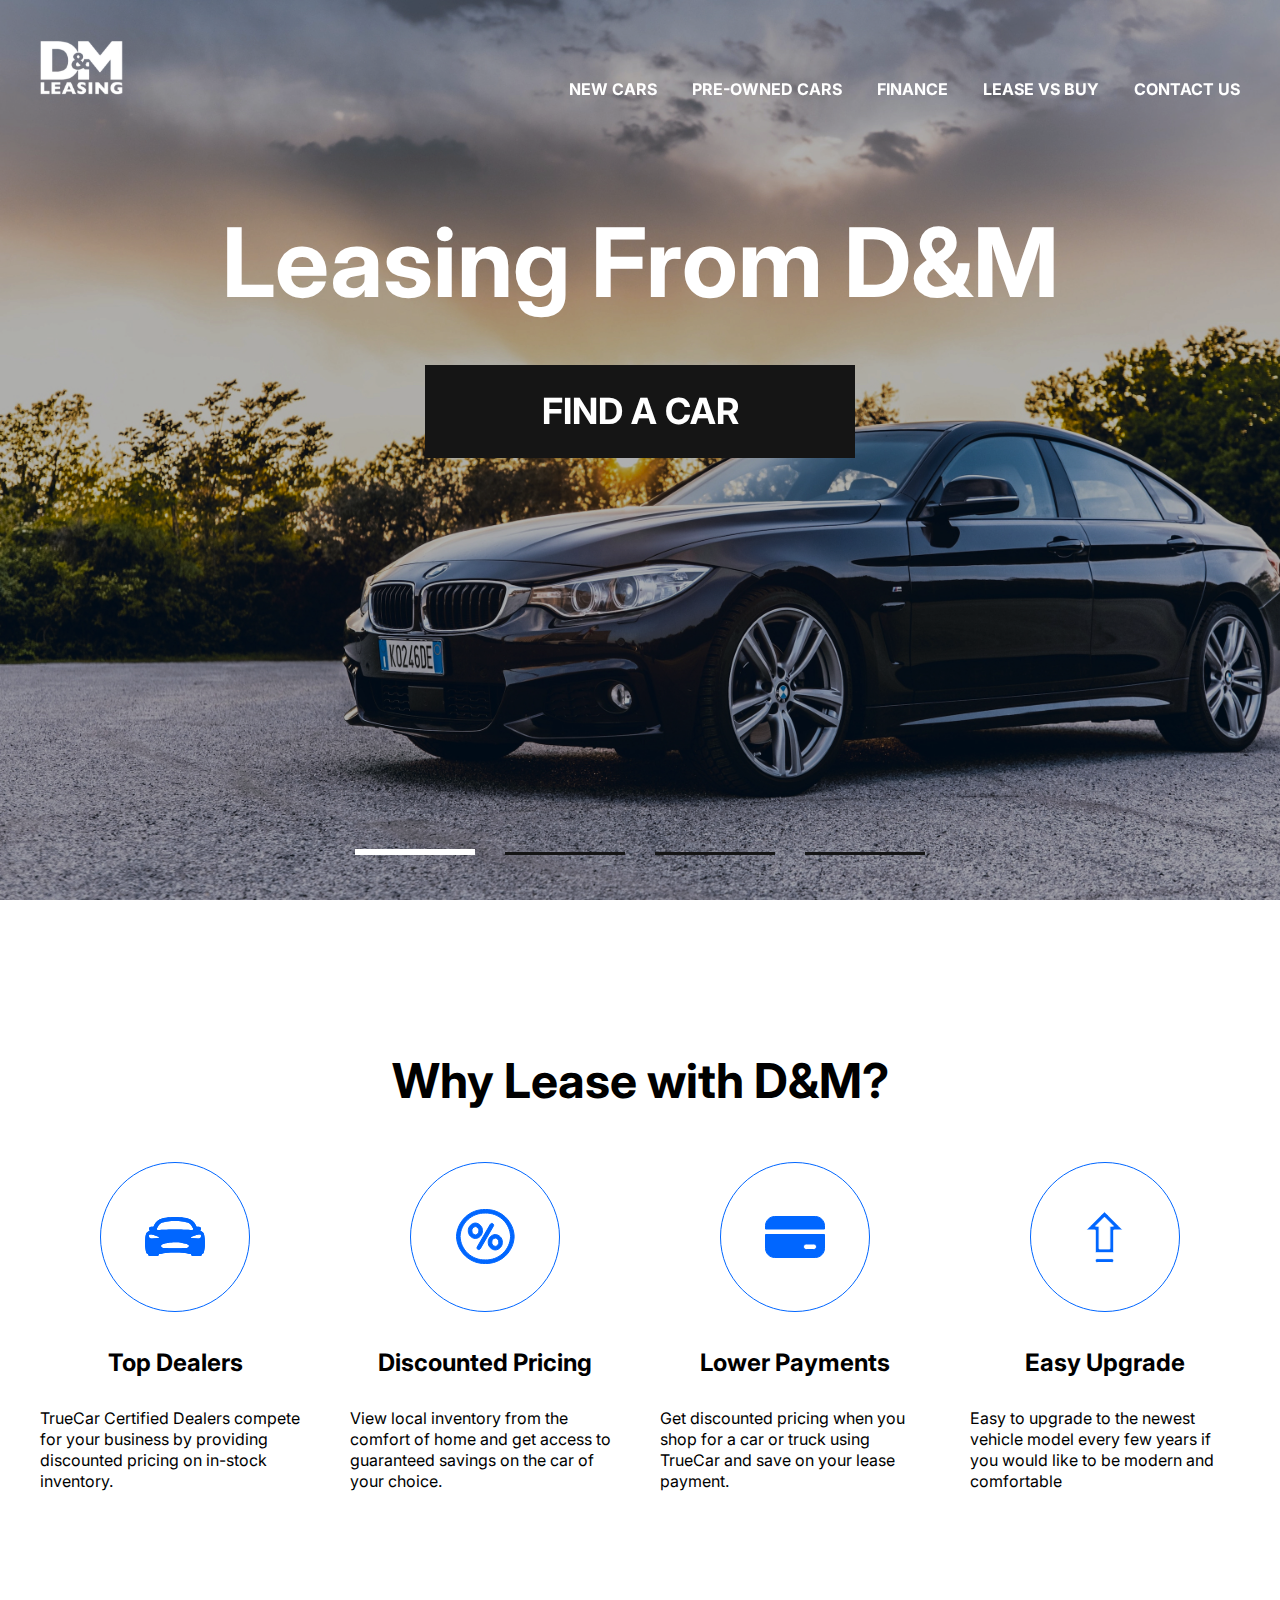
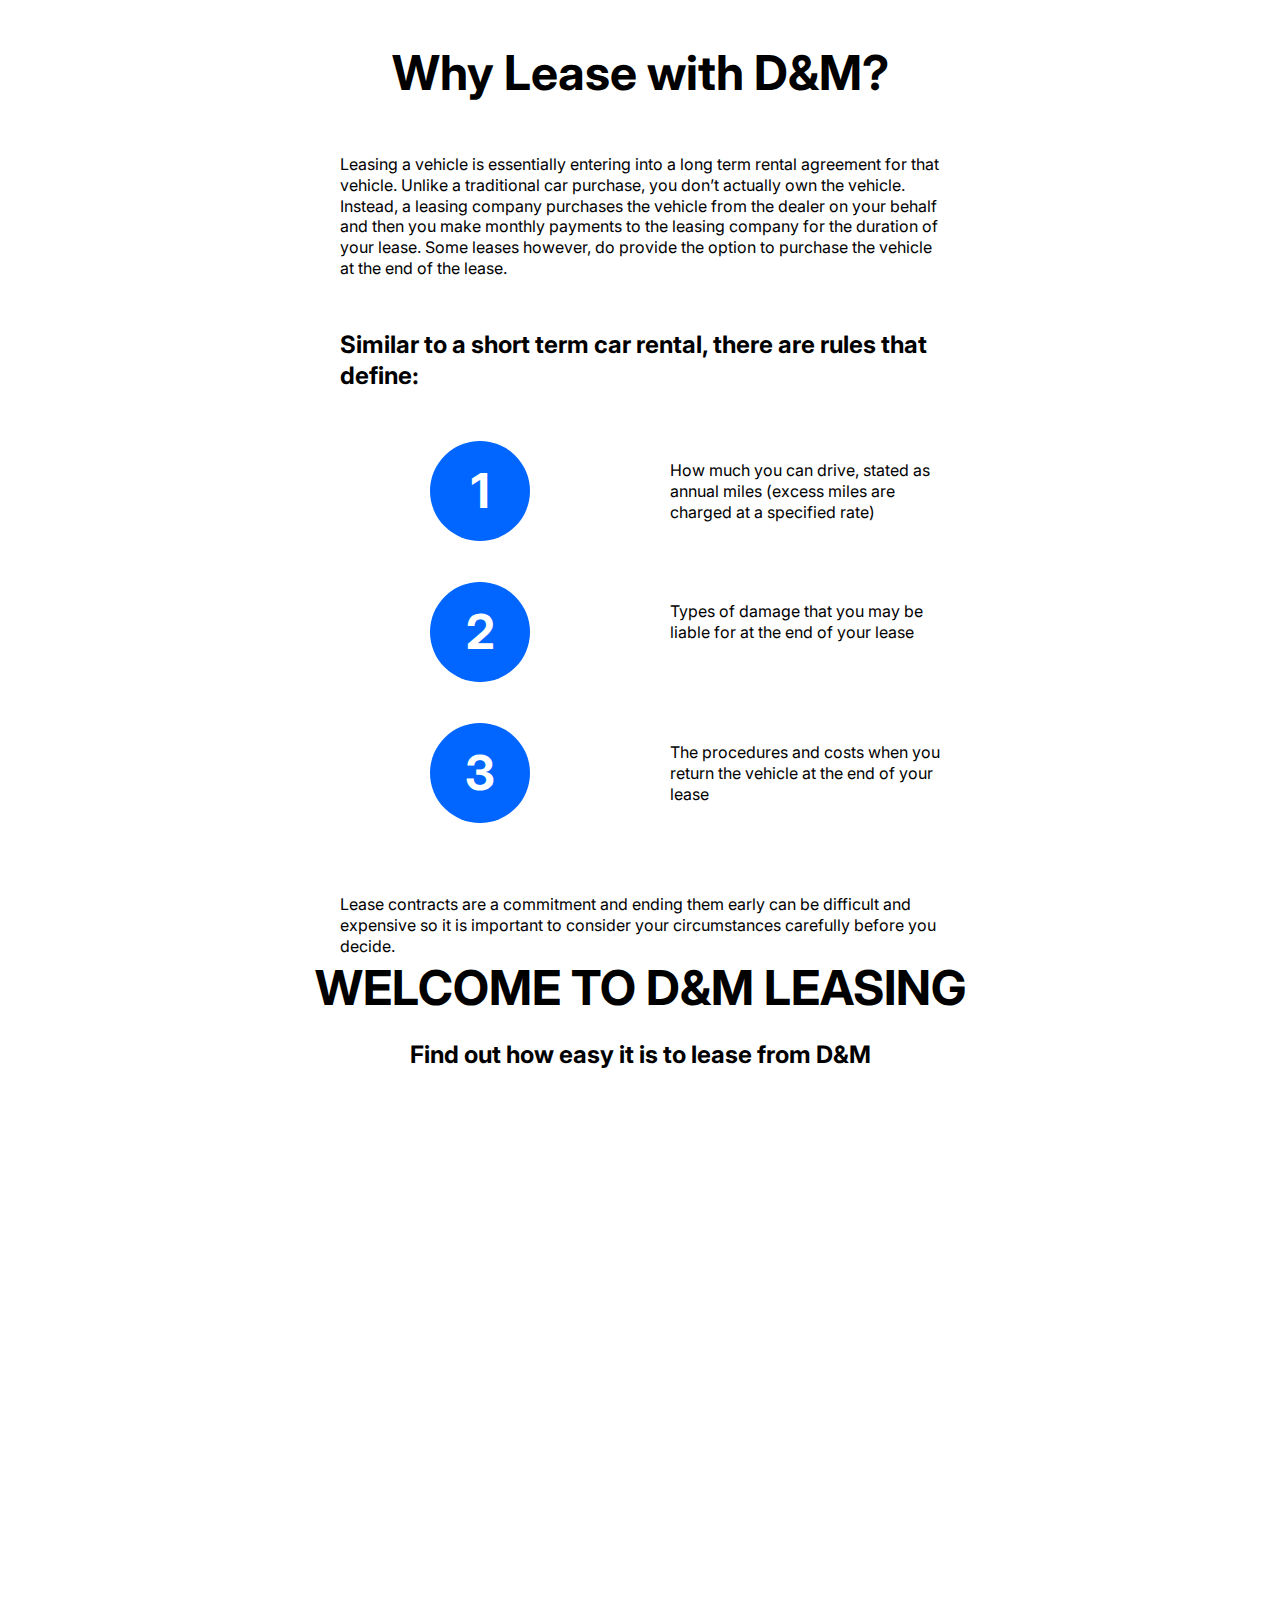
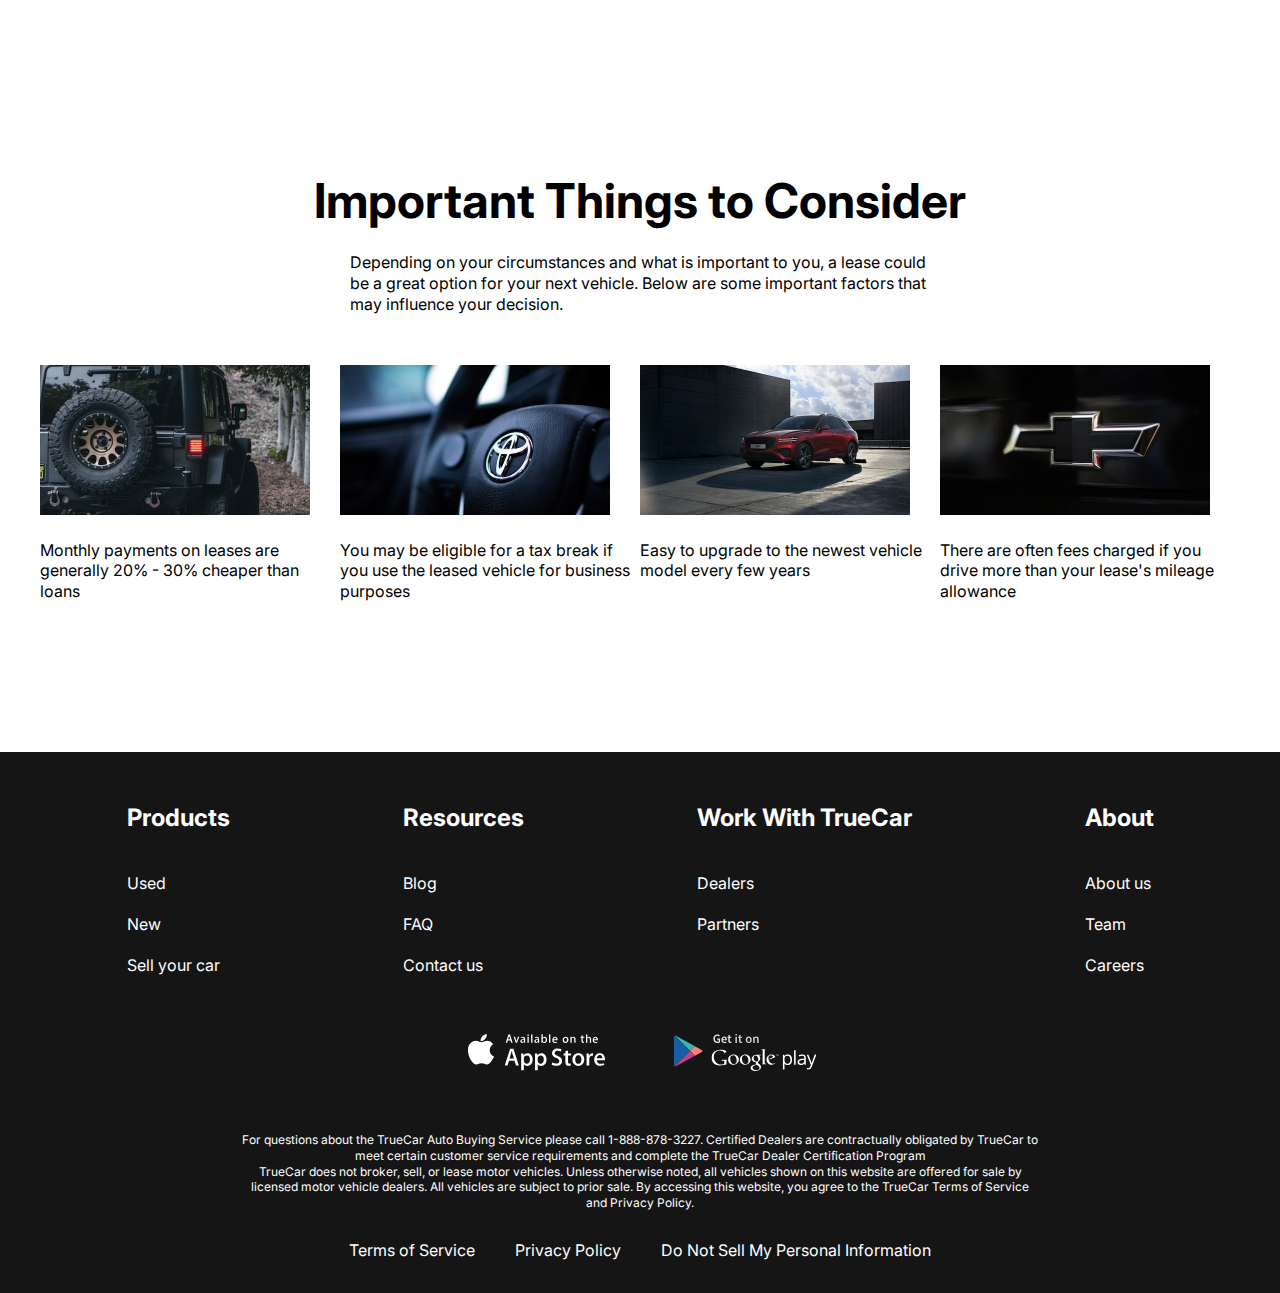
<file: index.html>
<!DOCTYPE html>
<html lang="en">

<head>
  <meta charset="UTF-8">
  <meta http-equiv="X-UA-Compatible" content="IE=edge">
  <meta name="viewport" content="width=device-width, initial-scale=1.0">
  <title>Document</title>
  <link rel="preconnect" href="https://fonts.googleapis.com">
  <link rel="preconnect" href="https://fonts.gstatic.com" crossorigin>
  <link href="https://fonts.googleapis.com/css2?family=Inter:wght@400;700&display=swap" rel="stylesheet">
  <link rel="stylesheet" href="https://cdn.jsdelivr.net/npm/swiper@9/swiper-bundle.min.css" />
  <link rel="stylesheet" href="css/reset.css">
  <link rel="stylesheet" href="css/style.css">
</head>

<body>
  <div class="wrapper">
    <header class="header header-main">
      <div class="container">
        <div class="header__inner">
          <a href="index.html " class="logo">
            <img src="./images/logo.svg" alt="" class="logo__img">
          </a>
          <nav class="menu">
            <ul class="menu__list">
              <li class="menu__list-item">
                <a href="new-car.html" class="menu__list-link">NEW CARS</a>
              </li>
              <li class="menu__list-item">
                <a href="#" class="menu__list-link">PRE-OWNED CARS</a>
              </li>
              <li class="menu__list-item">
                <a href="#" class="menu__list-link">FINANCE</a>
              </li>
              <li class="menu__list-item">
                <a href="#" class="menu__list-link">LEASE VS BUY</a>
              </li>
              <li class="menu__list-item">
                <a href="contacts.html" class="menu__list-link ">CONTACT US</a>
              </li>
            </ul>
          </nav>
        </div>
      </div>
    </header>
    <main class="main">
      <section class="top">
        <div class="container">
          <h1 class="title">Leasing From D&M</h1>
          <a href="#" class="top__link">FIND A CAR</a>
        </div>
      </section>
      <div class="slider">
        <div class="swiper">
          <div class="swiper-wrapper">
            <div class="swiper-slide" style="background-image: url(images/slide-1.jpg);"></div>
            <div class="swiper-slide" style="background-image: url(images/slide-2.jpg);"></div>
            <div class="swiper-slide" style="background-image: url(images/slide-1.jpg);"></div>
            <div class="swiper-slide" style="background-image: url(images/slide-2.jpg);"></div>
          </div>
          <div class="swiper-pagination"></div>
        </div>
      </div>
      <section class="why-lease">
        <div class="container">
          <h2 class="section-title">Why Lease with D&M?</h2>
          <ul class="why-lease__list">
            <li class="why-lease--item">
              <img class="why-lease__item-img" src="images/why-lease-1.svg" alt="">
              <h3 class="why-lease-__item-title">Top Dealers</h3>
              <p class="why-lease__item-text">TrueCar Certified Dealers compete for your business by providing discounted pricing on in-stock inventory.</p>
            </li>
            <li class="why-lease--item">
              <img class="why-lease__item-img" src="images/why-lease-2.svg" alt="">
              <h3 class="why-lease-__item-title">Discounted Pricing</h3>
              <p class="why-lease__item-text">View local inventory from the comfort of home and get access to guaranteed savings on the car of your choice.</p>
            </li>
            <li class="why-lease--item">
              <img class="why-lease__item-img" src="images/why-lease-3.svg" alt="">
              <h3 class="why-lease-__item-title">Lower Payments</h3>
              <p class="why-lease__item-text">Get discounted pricing when you shop for a car or truck using TrueCar and save on your lease payment.</p>
            </li>
            <li class="why-lease--item">
              <img class="why-lease__item-img" src="images/why-lease-4.svg" alt="">
              <h3 class="why-lease-__item-title">Easy Upgrade</h3>
              <p class="why-lease__item-text">Easy to upgrade to the newest vehicle model every few years if you would like to be modern and comfortable</p>
            </li>
          </ul>
        </div>
      </section>
      <section class="how__does">
        <div class="container">
          <div class="how__does-inner">
            <h2 class="section-title">Why Lease with D&M?</h2>
            <p class="how__does-text">Leasing a vehicle is essentially entering into a long term rental agreement for that vehicle. Unlike a traditional car purchase, you don’t actually own the vehicle. Instead, a leasing company purchases the vehicle from the dealer on your behalf and then you make monthly payments to the leasing company for the duration of your lease. Some leases however, do provide the option to purchase the vehicle at the end of the lease.</p>
            <h4 class="how__does-title">Similar to a short term car rental, there are rules that define:</h4>
            <ol class="how__does-list">
              <li class="how__does-item">How much you can drive, stated as annual miles (excess miles are charged at a specified rate)</li>
              <li class="how__does-item">Types of damage that you may be liable for at the end of your lease</li>
              <li class="how__does-item">The procedures and costs when you return the vehicle at the end of your lease</li>
            </ol>
            <p class="how__does-text">Lease contracts are a commitment and ending them early can be difficult and expensive so it is important to consider your circumstances carefully before you decide.</p>
          </div>
        </div>
      </section>
      <section class="video">
        <div class="container">
          <h3 class="section-title video__title">WELCOME TO D&M LEASING</h3>
          <p class="video__text">Find out how easy it is to lease from D&M</p>
          <iframe class="video__content" width="1000" height="500" src="https://www.youtube.com/embed/lq149gCzkvE?controls=0" title="YouTube video player" frameborder="0" allow="accelerometer; autoplay; clipboard-write; encrypted-media; gyroscope; picture-in-picture; web-share" allowfullscreen></iframe>
        </div>
      </section>
      <section class="important">
        <div class="container">
          <h2 class="section-title important__title">Important Things to Consider</h2>
          <p class="important__text">Depending on your circumstances and what is important to you, a lease could be a great option for your next vehicle. Below are some important factors that may influence your decision.</p>
          <ul class="important__list">
            <li class="important__item">
              <img class="important__item-img" src="images/imp-1.jpg" alt="#" >
              <p class="important__item-text">Monthly payments on leases are generally 20% - 30% cheaper than loans</p>
            </li>
            <li class="important__item">
              <img class="important__item-img" src="images/imp-2.jpg" alt="#" >
              <p class="important__item-text">You may be eligible for a tax break if you use the leased vehicle for business purposes</p>
            </li>
            <li class="important__item">
              <img class="important__item-img" src="images/imp-3.jpg" alt="#" >
              <p class="important__item-text">Easy to upgrade to the newest vehicle model every few years</p>
            </li>
            <li class="important__item">
              <img class="important__item-img" src="images/imp-4.jpg" alt="#" >
              <p class="important__item-text">There are often fees charged if you drive more than your lease's mileage allowance</p>
            </li>
          </ul>
        </div>
      </section>
    </main>
    <footer class="footer">
      <div class="container">
        <nav class="footer__menu">
          <ul class="footer__menu-list">
            <li class="footer__menu-item">
              <p href="#" class="footer__menu-title">Products</p>
            </li>
            <li class="footer__menu-item"><a href="#" class="footer__menu-link">Used</a></li>
            <li class="footer__menu-item"><a href="#" class="footer__menu-link">New</a></li>
            <li class="footer__menu-item"><a href="#" class="footer__menu-link">Sell your car</a></li>
          </ul>
          <ul class="footer__menu-list">
            <li class="footer__menu-item">
              <p href="#" class="footer__menu-title">Resources</p>
            </li>
            <li class="footer__menu-item"><a href="#" class="footer__menu-link">Blog</a></li>
            <li class="footer__menu-item"><a href="#" class="footer__menu-link">FAQ</a></li>
            <li class="footer__menu-item"><a href="#" class="footer__menu-link">Contact us</a></li>
          </ul>
          <ul class="footer__menu-list">
            <li class="footer__menu-item">
              <p href="#" class="footer__menu-title">Work With TrueCar</p>
            </li>
            <li class="footer__menu-item"><a href="#" class="footer__menu-link">Dealers</a></li>
            <li class="footer__menu-item"><a href="#" class="footer__menu-link">Partners</a></li>
          </ul>
          <ul class="footer__menu-list">
            <li class="footer__menu-item">
              <p href="#" class="footer__menu-title">About</p>
            </li>
            <li class="footer__menu-item"><a href="#" class="footer__menu-link">About us</a></li>
            <li class="footer__menu-item"><a href="#" class="footer__menu-link">Team</a></li>
            <li class="footer__menu-item"><a href="#" class="footer__menu-link">Careers</a></li>
          </ul>
        </nav>
        <ul class="app">
          <li class="app__item">
            <a href="#" class="app__item-link">
              <img class="app__item-img " src="images/appstore.svg" alt="">
            </a>
          </li>
          <li class="app__item">
            <a href="#" class="app__item-link">
              <img class="app__item-img " src="images/googleplay.svg" alt="">
            </a>
          </li>
        </ul>
        <div class="footer__copy">
          <p class="footer__copy-text">For questions about the TrueCar Auto Buying Service please call 1-888-878-3227.
            Certified Dealers are contractually obligated by TrueCar to meet certain customer service requirements and
            complete the TrueCar Dealer Certification Program</p>
          <p class="footer__copy-text">TrueCar does not broker, sell, or lease motor vehicles. Unless otherwise noted,
            all vehicles shown on this website are offered for sale by licensed motor vehicle dealers. All vehicles are
            subject to prior sale. By accessing this website, you agree to the TrueCar Terms of Service and Privacy
            Policy.</p>
        </div>
        <nav class="copy__nav">
          <ul class="copy__nav-list">
            <li class="copy__nav-item"><a href="#" class="copy__nav-link">Terms of Service</a></li>
            <li class="copy__nav-item"><a href="#" class="copy__nav-link">Privacy Policy</a></li>
            <li class="copy__nav-item"><a href="#" class="copy__nav-link">Do Not Sell My Personal Information</a></li>
          </ul>
        </nav>
      </div>
    </footer>
  </div>
  <script src="https://cdn.jsdelivr.net/npm/swiper@9/swiper-bundle.min.js"></script>
  <script src="js/main.js"></script>
</body>

</html>
</file>
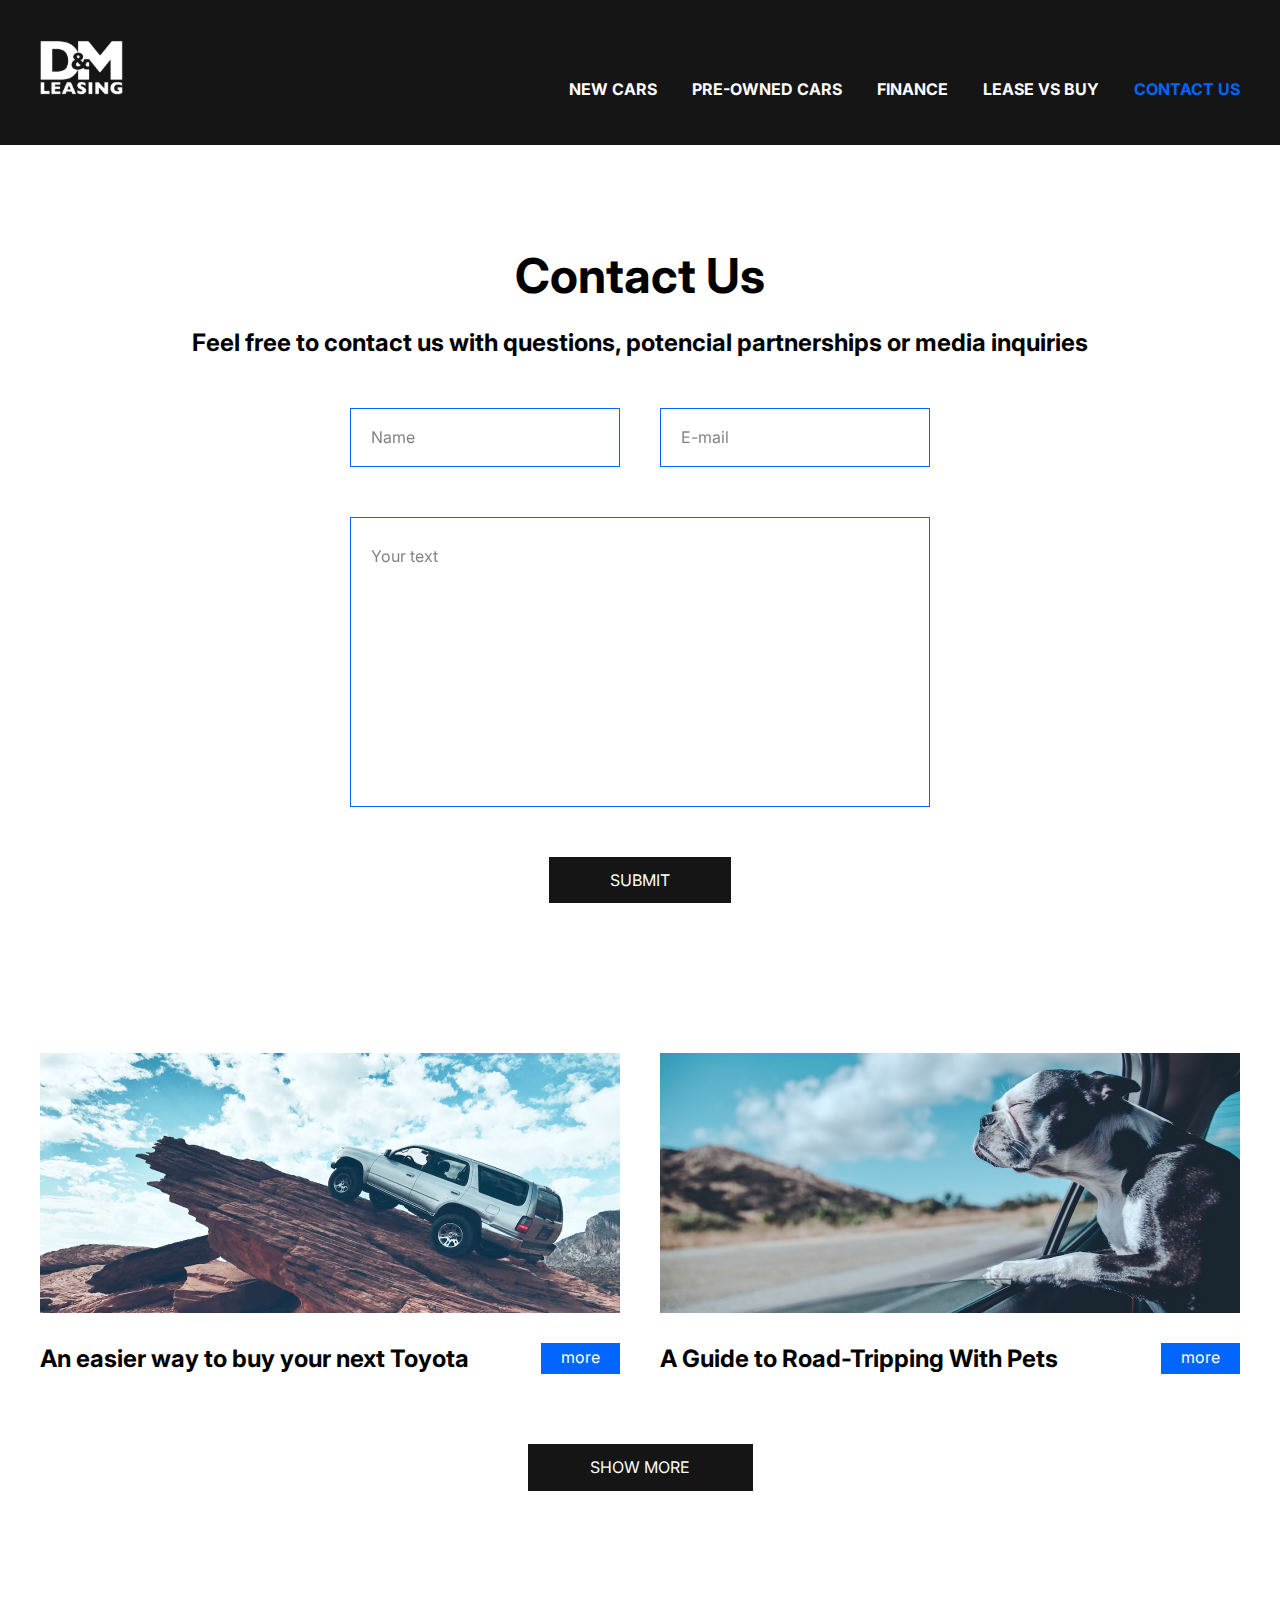
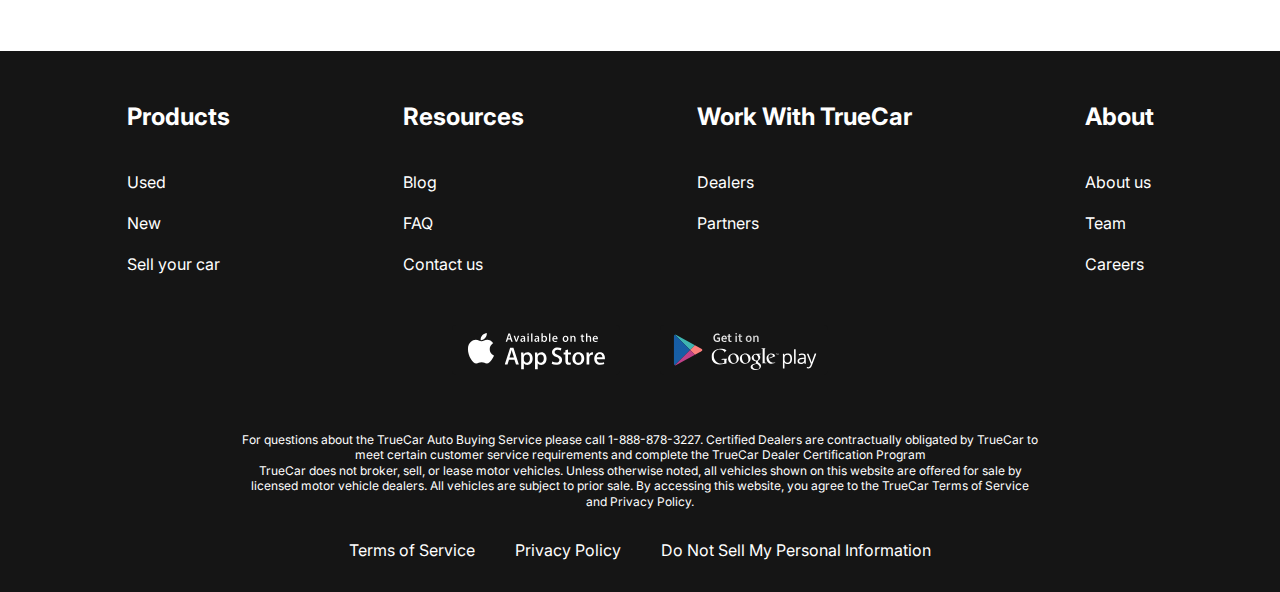
<file: contacts.html>
<!DOCTYPE html>
<html lang="en">

<head>
  <meta charset="UTF-8">
  <meta http-equiv="X-UA-Compatible" content="IE=edge">
  <meta name="viewport" content="width=device-width, initial-scale=1.0">
  <title>Document</title>
  <link rel="preconnect" href="https://fonts.googleapis.com">
  <link rel="preconnect" href="https://fonts.gstatic.com" crossorigin>
  <link href="https://fonts.googleapis.com/css2?family=Inter:wght@400;700&display=swap" rel="stylesheet">
  <link rel="stylesheet" href="https://cdn.jsdelivr.net/npm/swiper@9/swiper-bundle.min.css" />
  <link rel="stylesheet" href="css/reset.css">
  <link rel="stylesheet" href="css/style.css">
</head>

<body>
  <div class="wrapper">
    <header class="header">
      <div class="container">
        <div class="header__inner">
          <a href="index.html" class="logo">
            <img src="./images/logo.svg" alt="" class="logo__img">
          </a>
          <nav class="menu">
            <ul class="menu__list">
              <li class="menu__list-item">
                <a href="new-car.html" class="menu__list-link">NEW CARS</a>
              </li>
              <li class="menu__list-item">
                <a href="#" class="menu__list-link">PRE-OWNED CARS</a>
              </li>
              <li class="menu__list-item">
                <a href="#" class="menu__list-link">FINANCE</a>
              </li>
              <li class="menu__list-item">
                <a href="#" class="menu__list-link">LEASE VS BUY</a>
              </li>
              <li class="menu__list-item">
                <a href="contacts.html" class="menu__list-link link-active">CONTACT US</a>
              </li>
            </ul>
          </nav>
        </div>
      </div>
    </header>
    <main class="main">
      <section class="contacts">
        <div class="container">
          <h2 class="section-title contacts-title">Contact Us</h2>
          <p class="contacts-text">Feel free to contact us with questions, potencial partnerships or media inquiries</p>
          <form action="#" class="form">
            <input type="text" class="form__input" placeholder="Name">
            <input type="email" class="form__input" placeholder="E-mail">
            <textarea class="form__textarea" placeholder="Your text"></textarea>
            <button class="form__btn" type="submit">SUBMIT</button>
          </form>
        </div>
      </section>
      <section class="blog">
        <div class="container">
          <div class="blog__items">
            <div class="blog__item">
              <img class="blog__item-img" src="images/blog-1.jpg" alt="">
              <h4 class="blog__item-title">An easier way to buy your next Toyota</h4>
              <a href="#" class="blog__item-link">more</a>
            </div>
            <div class="blog__item">
              <img class="blog__item-img" src="images/blog-2.jpg" alt="">
              <h4 class="blog__item-title">A Guide to Road-Tripping With Pets</h4>
              <a href="#" class="blog__item-link">more</a>
            </div>
          </div>
          <a href="" class="showmore-link">SHOW MORE</a>
        </div>
      </section>
    </main>
    <footer class="footer">
      <div class="container">
        <nav class="footer__menu">
          <ul class="footer__menu-list">
            <li class="footer__menu-item">
              <p href="#" class="footer__menu-title">Products</p>
            </li>
            <li class="footer__menu-item"><a href="#" class="footer__menu-link">Used</a></li>
            <li class="footer__menu-item"><a href="#" class="footer__menu-link">New</a></li>
            <li class="footer__menu-item"><a href="#" class="footer__menu-link">Sell your car</a></li>
          </ul>
          <ul class="footer__menu-list">
            <li class="footer__menu-item">
              <p href="#" class="footer__menu-title">Resources</p>
            </li>
            <li class="footer__menu-item"><a href="#" class="footer__menu-link">Blog</a></li>
            <li class="footer__menu-item"><a href="#" class="footer__menu-link">FAQ</a></li>
            <li class="footer__menu-item"><a href="#" class="footer__menu-link">Contact us</a></li>
          </ul>
          <ul class="footer__menu-list">
            <li class="footer__menu-item">
              <p href="#" class="footer__menu-title">Work With TrueCar</p>
            </li>
            <li class="footer__menu-item"><a href="#" class="footer__menu-link">Dealers</a></li>
            <li class="footer__menu-item"><a href="#" class="footer__menu-link">Partners</a></li>
          </ul>
          <ul class="footer__menu-list">
            <li class="footer__menu-item">
              <p href="#" class="footer__menu-title">About</p>
            </li>
            <li class="footer__menu-item"><a href="#" class="footer__menu-link">About us</a></li>
            <li class="footer__menu-item"><a href="#" class="footer__menu-link">Team</a></li>
            <li class="footer__menu-item"><a href="#" class="footer__menu-link">Careers</a></li>
          </ul>
        </nav>
        <ul class="app">
          <li class="app__item">
            <a href="#" class="app__item-link">
              <img class="app__item-img " src="images/appstore.svg" alt="">
            </a>
          </li>
          <li class="app__item">
            <a href="#" class="app__item-link">
              <img class="app__item-img " src="images/googleplay.svg" alt="">
            </a>
          </li>
        </ul>
        <div class="footer__copy">
          <p class="footer__copy-text">For questions about the TrueCar Auto Buying Service please call 1-888-878-3227.
            Certified Dealers are contractually obligated by TrueCar to meet certain customer service requirements and
            complete the TrueCar Dealer Certification Program</p>
          <p class="footer__copy-text">TrueCar does not broker, sell, or lease motor vehicles. Unless otherwise noted,
            all vehicles shown on this website are offered for sale by licensed motor vehicle dealers. All vehicles are
            subject to prior sale. By accessing this website, you agree to the TrueCar Terms of Service and Privacy
            Policy.</p>
        </div>
        <nav class="copy__nav">
          <ul class="copy__nav-list">
            <li class="copy__nav-item"><a href="#" class="copy__nav-link">Terms of Service</a></li>
            <li class="copy__nav-item"><a href="#" class="copy__nav-link">Privacy Policy</a></li>
            <li class="copy__nav-item"><a href="#" class="copy__nav-link">Do Not Sell My Personal Information</a></li>
          </ul>
        </nav>
      </div>
    </footer>
  </div>
  <script src="https://cdn.jsdelivr.net/npm/swiper@9/swiper-bundle.min.js"></script>
  <script src="js/main.js"></script>
</body>

</html>
</file>
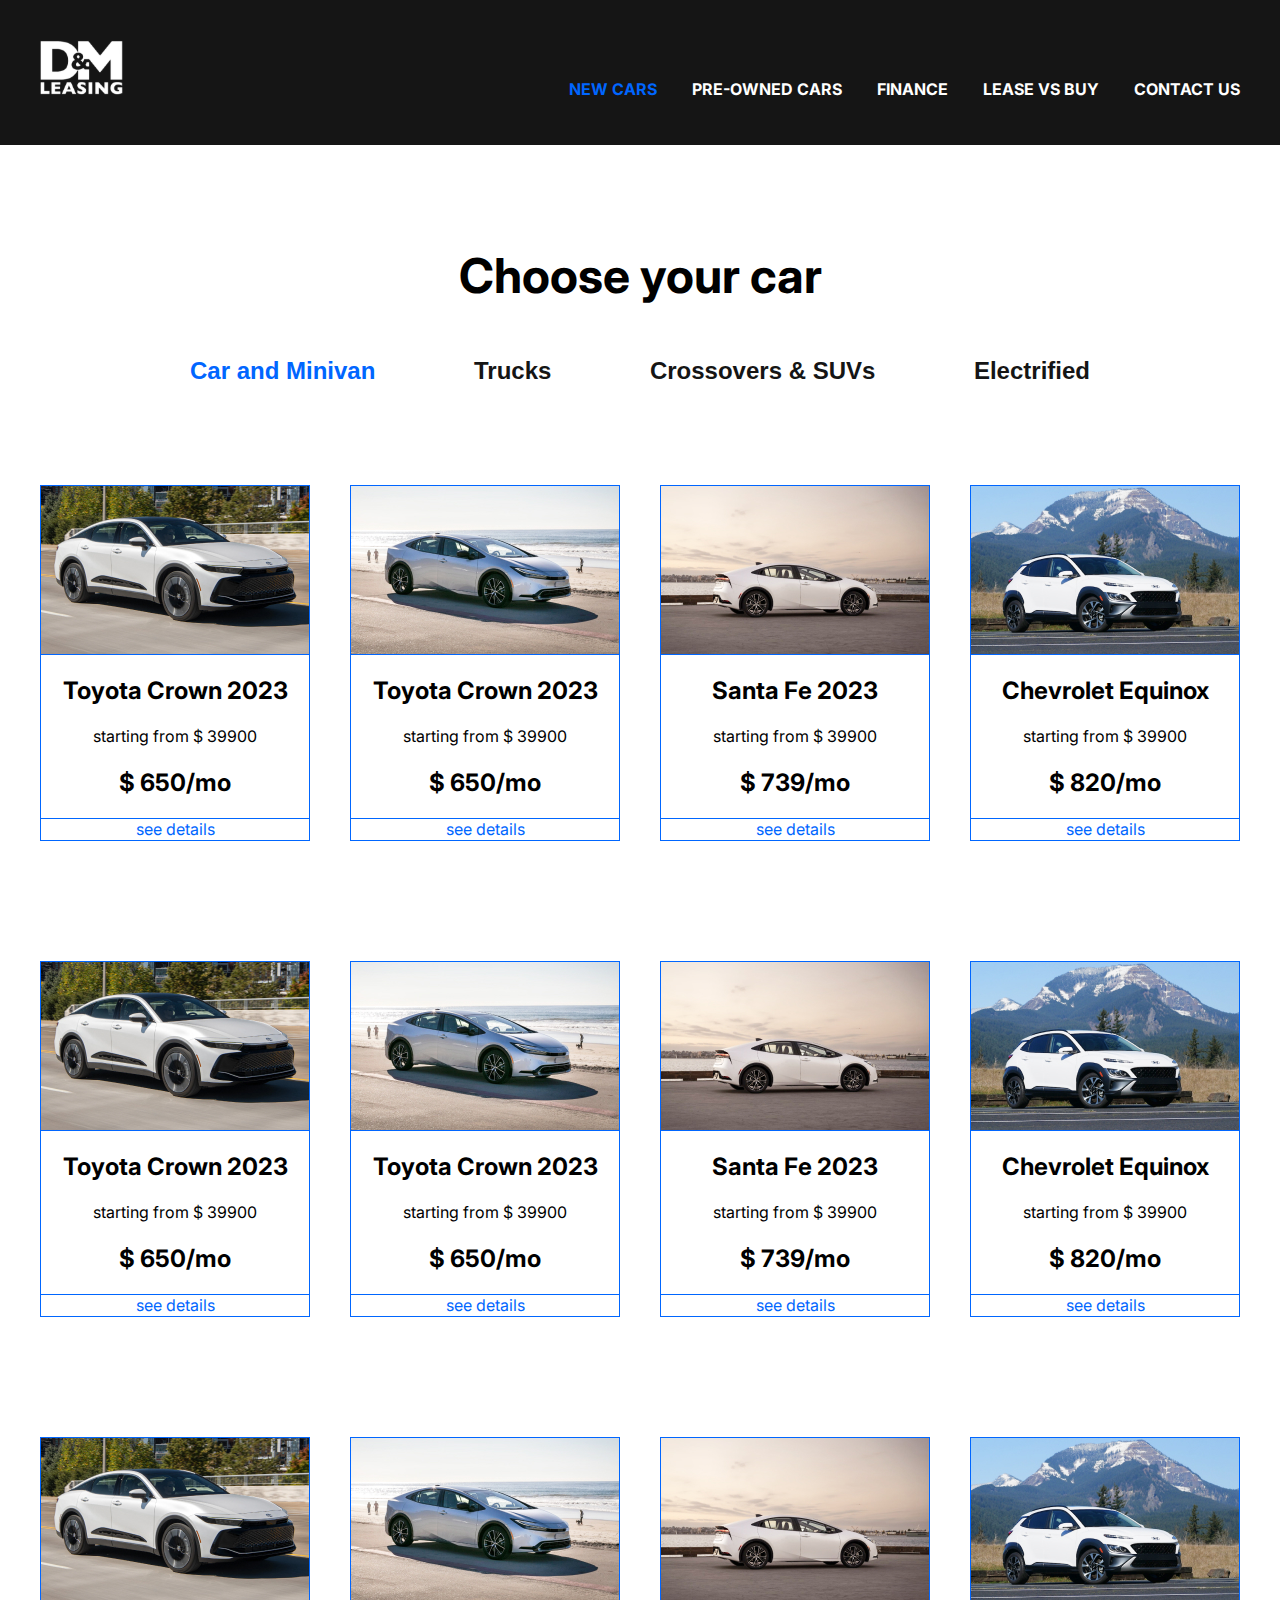
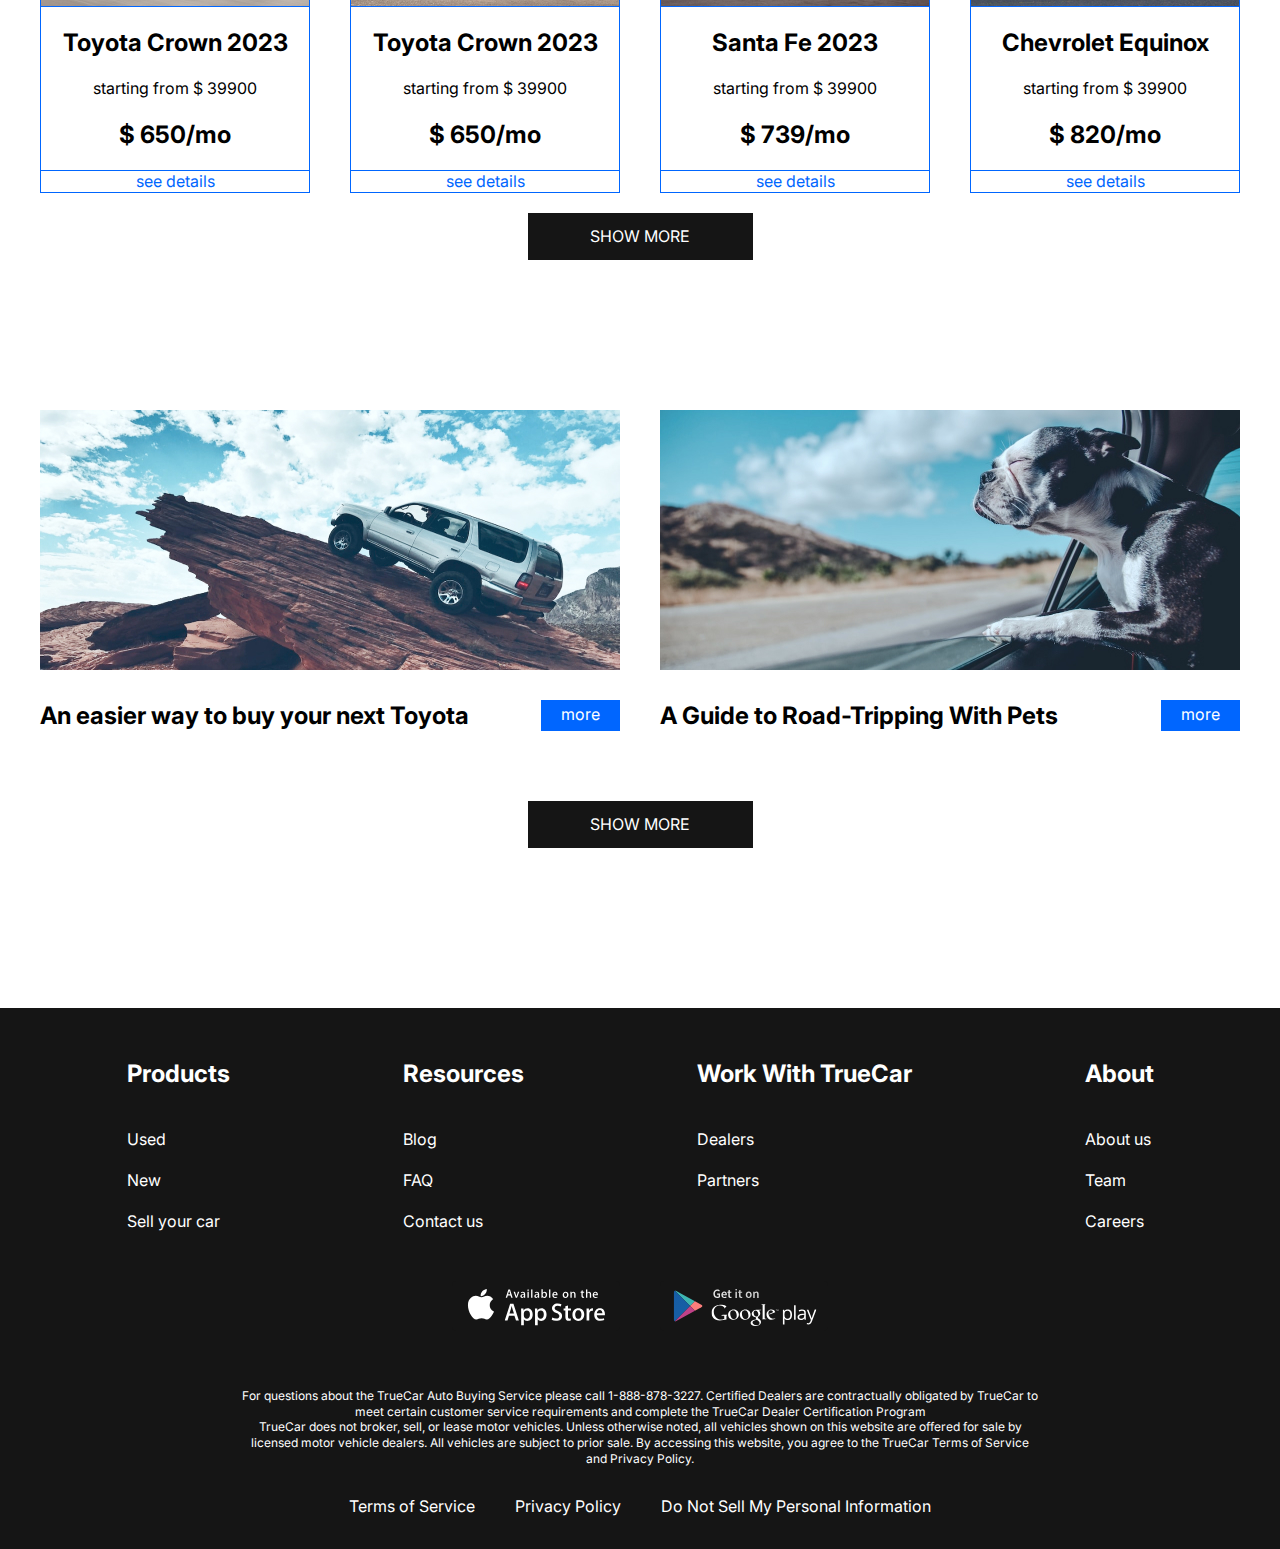
<file: new-car.html>
<!DOCTYPE html>
<html lang="en">
<head>
  <meta charset="UTF-8">
  <meta http-equiv="X-UA-Compatible" content="IE=edge">
  <meta name="viewport" content="width=device-width, initial-scale=1.0">
  <title>Document</title>
  <link rel="preconnect" href="https://fonts.googleapis.com">
<link rel="preconnect" href="https://fonts.gstatic.com" crossorigin>
<link href="https://fonts.googleapis.com/css2?family=Inter:wght@400;700&display=swap" rel="stylesheet">
  <link rel="stylesheet" href="css/reset.css">
  <link rel="stylesheet" href="css/style.css">
</head>
<body>
  <div class="wrapper">
    <header class="header">
      <div class="container">
        <div class="header__inner">
          <a href="index.html" class="logo">
            <img src="./images/logo.svg" alt="" class="logo__img">
          </a>
          <nav class="menu">
            <ul class="menu__list">
              <li class="menu__list-item">
                <a href="#" class="menu__list-link link-active">NEW CARS</a>
              </li>
              <li class="menu__list-item">
                <a href="#" class="menu__list-link">PRE-OWNED CARS</a>
              </li>
              <li class="menu__list-item">
                <a href="#" class="menu__list-link">FINANCE</a>
              </li>
              <li class="menu__list-item">
                <a href="#" class="menu__list-link">LEASE VS BUY</a>
              </li>
              <li class="menu__list-item">
                <a href="contacts.html" class="menu__list-link ">CONTACT US</a>
              </li>
            </ul>
          </nav>
        </div>
      </div>
    </header>
    <main class="main">
      <section class="choose">
        <div class="container">
          <h2 class="section-title">Choose your car</h2>
          <div class="tabs">
            <div class="tabs__btn">
              <button class="tabs__btn-item  tabs__btn-item--active" data-button="content-1">Car and Minivan</button>
              <button class="tabs__btn-item" data-button="content-2">Trucks</button>
              <button class="tabs__btn-item" data-button="content-3">Crossovers & SUVs</button>
              <button class="tabs__btn-item" data-button="content-4">Electrified</button>
            </div>
            <div class="tabs__content">
              <div class="tabs__content-item tabs__content-item--active" id="content-1">
                <div class="card">
                  <img class="card__img " src="images/card-1.jpg" alt="">
                  <div class="card__inner">
                    <h4 class="card__title">Toyota Crown 2023</h4>
                    <p class="card__text">starting from $ 39900</p>
                    <p class="card__price">$ 650/mo</p>
                  </div>
                  <a href="#" class="card__link">see details</a>
                </div>
                <div class="card">
                  <img class="card__img " src="images/card-2.jpg" alt="">
                  <div class="card__inner">
                    <h4 class="card__title">Toyota Crown 2023</h4>
                    <p class="card__text">starting from $ 39900</p>
                    <p class="card__price">$ 650/mo</p>
                  </div>
                  <a href="#" class="card__link">see details</a>
                </div>
                <div class="card">
                  <img class="card__img " src="images/card-3.jpg" alt="">
                  <div class="card__inner">
                    <h4 class="card__title">Santa  Fe 2023</h4>
                    <p class="card__text">starting from $ 39900</p>
                    <p class="card__price">$ 739/mo</p>
                  </div>
                  <a href="#" class="card__link">see details</a>
                </div>
                <div class="card">
                  <img class="card__img " src="images/card-4.jpg" alt="">
                  <div class="card__inner">
                    <h4 class="card__title">Chevrolet Equinox </h4>
                    <p class="card__text">starting from $ 39900</p>
                    <p class="card__price">$ 820/mo</p>
                  </div>
                  <a href="#" class="card__link">see details</a>
                </div>
                <div class="card">
                  <img class="card__img " src="images/card-1.jpg" alt="">
                  <div class="card__inner">
                    <h4 class="card__title">Toyota Crown 2023</h4>
                    <p class="card__text">starting from $ 39900</p>
                    <p class="card__price">$ 650/mo</p>
                  </div>
                  <a href="#" class="card__link">see details</a>
                </div>
                <div class="card">
                  <img class="card__img " src="images/card-2.jpg" alt="">
                  <div class="card__inner">
                    <h4 class="card__title">Toyota Crown 2023</h4>
                    <p class="card__text">starting from $ 39900</p>
                    <p class="card__price">$ 650/mo</p>
                  </div>
                  <a href="#" class="card__link">see details</a>
                </div>
                <div class="card">
                  <img class="card__img " src="images/card-3.jpg" alt="">
                  <div class="card__inner">
                    <h4 class="card__title">Santa  Fe 2023</h4>
                    <p class="card__text">starting from $ 39900</p>
                    <p class="card__price">$ 739/mo</p>
                  </div>
                  <a href="#" class="card__link">see details</a>
                </div>
                <div class="card">
                  <img class="card__img " src="images/card-4.jpg" alt="">
                  <div class="card__inner">
                    <h4 class="card__title">Chevrolet Equinox </h4>
                    <p class="card__text">starting from $ 39900</p>
                    <p class="card__price">$ 820/mo</p>
                  </div>
                  <a href="#" class="card__link">see details</a>
                </div>
                <div class="card">
                  <img class="card__img " src="images/card-1.jpg" alt="">
                  <div class="card__inner">
                    <h4 class="card__title">Toyota Crown 2023</h4>
                    <p class="card__text">starting from $ 39900</p>
                    <p class="card__price">$ 650/mo</p>
                  </div>
                  <a href="#" class="card__link">see details</a>
                </div>
                <div class="card">
                  <img class="card__img " src="images/card-2.jpg" alt="">
                  <div class="card__inner">
                    <h4 class="card__title">Toyota Crown 2023</h4>
                    <p class="card__text">starting from $ 39900</p>
                    <p class="card__price">$ 650/mo</p>
                  </div>
                  <a href="#" class="card__link">see details</a>
                </div>
                <div class="card">
                  <img class="card__img " src="images/card-3.jpg" alt="">
                  <div class="card__inner">
                    <h4 class="card__title">Santa  Fe 2023</h4>
                    <p class="card__text">starting from $ 39900</p>
                    <p class="card__price">$ 739/mo</p>
                  </div>
                  <a href="#" class="card__link">see details</a>
                </div>
                <div class="card">
                  <img class="card__img " src="images/card-4.jpg" alt="">
                  <div class="card__inner">
                    <h4 class="card__title">Chevrolet Equinox </h4>
                    <p class="card__text">starting from $ 39900</p>
                    <p class="card__price">$ 820/mo</p>
                  </div>
                  <a href="#" class="card__link">see details</a>
                </div>
              </div>
              <div class="tabs__content-item" id="content-2">
                <div class="card">
                  <img class="card__img " src="images/card-4.jpg" alt="">
                  <div class="card__inner">
                    <h4 class="card__title">Toyota Crown 2023</h4>
                    <p class="card__text">starting from $ 39900</p>
                    <p class="card__price">$ 650/mo</p>
                  </div>
                  <a href="#" class="card__link">see details</a>
                </div>
                <div class="card">
                  <img class="card__img " src="images/card-3.jpg" alt="">
                  <div class="card__inner">
                    <h4 class="card__title">Santa  Fe 2023</h4>
                    <p class="card__text">starting from $ 39900</p>
                    <p class="card__price">$ 739/mo</p>
                  </div>
                  <a href="#" class="card__link">see details</a>
                </div>
                <div class="card">
                  <img class="card__img " src="images/card-4.jpg" alt="">
                  <div class="card__inner">
                    <h4 class="card__title">Chevrolet Equinox </h4>
                    <p class="card__text">starting from $ 39900</p>
                    <p class="card__price">$ 820/mo</p>
                  </div>
                  <a href="#" class="card__link">see details</a>
                </div>
                <div class="card">
                  <img class="card__img " src="images/card-1.jpg" alt="">
                  <div class="card__inner">
                    <h4 class="card__title">Toyota Crown 2023</h4>
                    <p class="card__text">starting from $ 39900</p>
                    <p class="card__price">$ 650/mo</p>
                  </div>
                  <a href="#" class="card__link">see details</a>
                </div>
                <div class="card">
                  <img class="card__img " src="images/card-2.jpg" alt="">
                  <div class="card__inner">
                    <h4 class="card__title">Toyota Crown 2023</h4>
                    <p class="card__text">starting from $ 39900</p>
                    <p class="card__price">$ 650/mo</p>
                  </div>
                  <a href="#" class="card__link">see details</a>
                </div>
                <div class="card">
                  <img class="card__img " src="images/card-3.jpg" alt="">
                  <div class="card__inner">
                    <h4 class="card__title">Santa  Fe 2023</h4>
                    <p class="card__text">starting from $ 39900</p>
                    <p class="card__price">$ 739/mo</p>
                  </div>
                  <a href="#" class="card__link">see details</a>
                </div>
                <div class="card">
                  <img class="card__img " src="images/card-4.jpg" alt="">
                  <div class="card__inner">
                    <h4 class="card__title">Chevrolet Equinox </h4>
                    <p class="card__text">starting from $ 39900</p>
                    <p class="card__price">$ 820/mo</p>
                  </div>
                  <a href="#" class="card__link">see details</a>
                </div>
                <div class="card">
                  <img class="card__img " src="images/card-1.jpg" alt="">
                  <div class="card__inner">
                    <h4 class="card__title">Toyota Crown 2023</h4>
                    <p class="card__text">starting from $ 39900</p>
                    <p class="card__price">$ 650/mo</p>
                  </div>
                  <a href="#" class="card__link">see details</a>
                </div>
                <div class="card">
                  <img class="card__img " src="images/card-2.jpg" alt="">
                  <div class="card__inner">
                    <h4 class="card__title">Toyota Crown 2023</h4>
                    <p class="card__text">starting from $ 39900</p>
                    <p class="card__price">$ 650/mo</p>
                  </div>
                  <a href="#" class="card__link">see details</a>
                </div>
                <div class="card">
                  <img class="card__img " src="images/card-3.jpg" alt="">
                  <div class="card__inner">
                    <h4 class="card__title">Santa  Fe 2023</h4>
                    <p class="card__text">starting from $ 39900</p>
                    <p class="card__price">$ 739/mo</p>
                  </div>
                  <a href="#" class="card__link">see details</a>
                </div>
                <div class="card">
                  <img class="card__img " src="images/card-4.jpg" alt="">
                  <div class="card__inner">
                    <h4 class="card__title">Chevrolet Equinox </h4>
                    <p class="card__text">starting from $ 39900</p>
                    <p class="card__price">$ 820/mo</p>
                  </div>
                  <a href="#" class="card__link">see details</a>
                </div>
              </div>
              <div class="tabs__content-item" id="content-3">
                <div class="card">
                  <img class="card__img " src="images/card-3.jpg" alt="">
                  <div class="card__inner">
                    <h4 class="card__title">Santa  Fe 2023</h4>
                    <p class="card__text">starting from $ 39900</p>
                    <p class="card__price">$ 739/mo</p>
                  </div>
                  <a href="#" class="card__link">see details</a>
                </div>
                <div class="card">
                  <img class="card__img " src="images/card-4.jpg" alt="">
                  <div class="card__inner">
                    <h4 class="card__title">Chevrolet Equinox </h4>
                    <p class="card__text">starting from $ 39900</p>
                    <p class="card__price">$ 820/mo</p>
                  </div>
                  <a href="#" class="card__link">see details</a>
                </div>
                <div class="card">
                  <img class="card__img " src="images/card-1.jpg" alt="">
                  <div class="card__inner">
                    <h4 class="card__title">Toyota Crown 2023</h4>
                    <p class="card__text">starting from $ 39900</p>
                    <p class="card__price">$ 650/mo</p>
                  </div>
                  <a href="#" class="card__link">see details</a>
                </div>
                <div class="card">
                  <img class="card__img " src="images/card-2.jpg" alt="">
                  <div class="card__inner">
                    <h4 class="card__title">Toyota Crown 2023</h4>
                    <p class="card__text">starting from $ 39900</p>
                    <p class="card__price">$ 650/mo</p>
                  </div>
                  <a href="#" class="card__link">see details</a>
                </div>
                <div class="card">
                  <img class="card__img " src="images/card-3.jpg" alt="">
                  <div class="card__inner">
                    <h4 class="card__title">Santa  Fe 2023</h4>
                    <p class="card__text">starting from $ 39900</p>
                    <p class="card__price">$ 739/mo</p>
                  </div>
                  <a href="#" class="card__link">see details</a>
                </div>
                <div class="card">
                  <img class="card__img " src="images/card-4.jpg" alt="">
                  <div class="card__inner">
                    <h4 class="card__title">Chevrolet Equinox </h4>
                    <p class="card__text">starting from $ 39900</p>
                    <p class="card__price">$ 820/mo</p>
                  </div>
                  <a href="#" class="card__link">see details</a>
                </div>
                <div class="card">
                  <img class="card__img " src="images/card-1.jpg" alt="">
                  <div class="card__inner">
                    <h4 class="card__title">Toyota Crown 2023</h4>
                    <p class="card__text">starting from $ 39900</p>
                    <p class="card__price">$ 650/mo</p>
                  </div>
                  <a href="#" class="card__link">see details</a>
                </div>
                <div class="card">
                  <img class="card__img " src="images/card-2.jpg" alt="">
                  <div class="card__inner">
                    <h4 class="card__title">Toyota Crown 2023</h4>
                    <p class="card__text">starting from $ 39900</p>
                    <p class="card__price">$ 650/mo</p>
                  </div>
                  <a href="#" class="card__link">see details</a>
                </div>
                <div class="card">
                  <img class="card__img " src="images/card-3.jpg" alt="">
                  <div class="card__inner">
                    <h4 class="card__title">Santa  Fe 2023</h4>
                    <p class="card__text">starting from $ 39900</p>
                    <p class="card__price">$ 739/mo</p>
                  </div>
                  <a href="#" class="card__link">see details</a>
                </div>
                <div class="card">
                  <img class="card__img " src="images/card-4.jpg" alt="">
                  <div class="card__inner">
                    <h4 class="card__title">Chevrolet Equinox </h4>
                    <p class="card__text">starting from $ 39900</p>
                    <p class="card__price">$ 820/mo</p>
                  </div>
                  <a href="#" class="card__link">see details</a>
                </div>
              </div>
              <div class="tabs__content-item" id="content-4">
                <div class="card">
                  <img class="card__img " src="images/card-1.jpg" alt="">
                  <div class="card__inner">
                    <h4 class="card__title">Toyota Crown 2023</h4>
                    <p class="card__text">starting from $ 39900</p>
                    <p class="card__price">$ 650/mo</p>
                  </div>
                  <a href="#" class="card__link">see details</a>
                </div>
                <div class="card">
                  <img class="card__img " src="images/card-2.jpg" alt="">
                  <div class="card__inner">
                    <h4 class="card__title">Toyota Crown 2024</h4>
                    <p class="card__text">starting from $ 39900</p>
                    <p class="card__price">$ 800/mo</p>
                  </div>
                  <a href="#" class="card__link">see details</a>
                </div>
                <div class="card">
                  <img class="card__img " src="images/card-4.jpg" alt="">
                  <div class="card__inner">
                    <h4 class="card__title">Santa  Fe 2023</h4>
                    <p class="card__text">starting from $ 39900</p>
                    <p class="card__price">$ 739/mo</p>
                  </div>
                  <a href="#" class="card__link">see details</a>
                </div>
                <div class="card">
                  <img class="card__img " src="images/card-3.jpg" alt="">
                  <div class="card__inner">
                    <h4 class="card__title">Chevrolet Equinox </h4>
                    <p class="card__text">starting from $ 39900</p>
                    <p class="card__price">$ 820/mo</p>
                  </div>
                  <a href="#" class="card__link">see details</a>
                </div>       
              </div>
            </div>
          </div>
          <a href="" class="showmore-link">SHOW MORE</a>
        </div>
      </section>
      <section class="blog">
        <div class="container">
          <div class="blog__items">
            <div class="blog__item">
              <img class="blog__item-img" src="images/blog-1.jpg" alt="">
              <h4 class="blog__item-title">An easier way to buy your next Toyota</h4>
              <a href="#" class="blog__item-link">more</a>
            </div>
            <div class="blog__item">
              <img class="blog__item-img" src="images/blog-2.jpg" alt="">
              <h4 class="blog__item-title">A Guide to Road-Tripping With Pets</h4>
              <a href="#" class="blog__item-link">more</a>
            </div>
          </div>
          <a href="" class="showmore-link">SHOW MORE</a>
        </div>
      </section>
    </main>
    <footer class="footer">
      <div class="container">
        <nav class="footer__menu">
          <ul class="footer__menu-list">
          <li class="footer__menu-item"><p href="#" class="footer__menu-title">Products</p></li>
          <li class="footer__menu-item"><a href="#" class="footer__menu-link">Used</a></li>
          <li class="footer__menu-item"><a href="#" class="footer__menu-link">New</a></li>
          <li class="footer__menu-item"><a href="#" class="footer__menu-link">Sell your car</a></li>
        </ul>
          <ul class="footer__menu-list">
            <li class="footer__menu-item"><p href="#" class="footer__menu-title">Resources</p></li>
          <li class="footer__menu-item"><a href="#" class="footer__menu-link">Blog</a></li>
          <li class="footer__menu-item"><a href="#" class="footer__menu-link">FAQ</a></li>
          <li class="footer__menu-item"><a href="#" class="footer__menu-link">Contact us</a></li>
        </ul>
          <ul class="footer__menu-list">
            <li class="footer__menu-item"><p href="#" class="footer__menu-title">Work With TrueCar</p></li>
          <li class="footer__menu-item"><a href="#" class="footer__menu-link">Dealers</a></li>
          <li class="footer__menu-item"><a href="#" class="footer__menu-link">Partners</a></li>
        </ul>
          <ul class="footer__menu-list">
            <li class="footer__menu-item"><p href="#" class="footer__menu-title">About</p></li>
          <li class="footer__menu-item"><a href="#" class="footer__menu-link">About us</a></li>
          <li class="footer__menu-item"><a href="#" class="footer__menu-link">Team</a></li>
          <li class="footer__menu-item"><a href="#" class="footer__menu-link">Careers</a></li>
        </ul>
        </nav>
        <ul class="app">
          <li class="app__item">
            <a href="#" class="app__item-link">
              <img class="app__item-img " src="images/appstore.svg" alt="">
            </a>
          </li>
          <li class="app__item">
            <a href="#" class="app__item-link">
              <img class="app__item-img " src="images/googleplay.svg" alt="">
            </a>
          </li>
        </ul>
        <div class="footer__copy">
          <p class="footer__copy-text">For questions about the TrueCar Auto Buying Service please call 1-888-878-3227.
            Certified Dealers are contractually obligated by TrueCar to meet certain customer service requirements and complete the TrueCar Dealer Certification Program</p>
            <p class="footer__copy-text">TrueCar does not broker, sell, or lease motor vehicles. Unless otherwise noted, all vehicles shown on this website are offered for sale by licensed motor vehicle dealers. All vehicles are subject to prior sale. By accessing this website, you agree to the TrueCar Terms of Service and Privacy Policy.</p>  
        </div>
        <nav class="copy__nav">
          <ul class="copy__nav-list">
            <li class="copy__nav-item"><a href="#" class="copy__nav-link">Terms of Service</a></li>
            <li class="copy__nav-item"><a href="#" class="copy__nav-link">Privacy Policy</a></li>
            <li class="copy__nav-item"><a href="#" class="copy__nav-link">Do Not Sell My Personal Information</a></li>
          </ul>
        </nav>
      </div>
    </footer>
  </div>

  <script src="js/main.js"></script>
</body>
</html>
</file>
<file: css/style.css>
html {
    box-sizing: border-box;
}

body {
    font-family: 'Inter', sans-serif;
    font-size: 16px;
    font-weight: 400;
    line-height: 1.3;
}

*,
*::after,
*::before {
    box-sizing: inherit;
    margin: 0;
    padding: 0;
}

.section-title {
    margin-bottom: 50px;
    font-weight: 700;
    font-size: 48px;
    text-align: center;
}

.wrapper {
    display: flex;
    flex-direction: column;
    min-height: 100%;
}

.header {
    background-color: #151515;
}

.header-main {
    background-color: transparent;
    position: absolute;
    z-index: 10;
    left: 0;
    right: 0;
}

.main {
    flex: 1 0 auto;
}

.footer {
    flex: 0 0 auto;
}

.container {
    max-width: 1230px;
    margin: 0 auto;
    padding: 0 15px;
}

.link-active {
    color: #0066FF !important;
}

.header__inner {
    padding-top: 40px;
    display: flex;
    justify-content: space-between;
    align-items: flex-end;
    padding-bottom: 45px;
}

.menu__list {
    display: flex;
    gap: 35px;
}

.menu__list-link {
    color: #FFF;
    text-transform: uppercase;
    font-weight: 700;
}

/* footer */

.footer {
    background: #151515;
    padding: 50px 0 32px;
    color: #FFF;
}

.footer__menu {
    display: flex;
    justify-content: space-around;
    margin-bottom: 50px;
}

.footer__menu-list {
    max-width: 250px;
}

.footer__menu-title {
    font-size: 24px;
    font-weight: 700;
    padding-bottom: 20px;
}

.footer__menu-item+.footer__menu-item {
    padding-top: 20px;
}

.app {
    display: flex;
    justify-content: center;
    gap: 40px;
    margin-bottom: 52px;
}

.footer__copy {
    font-size: 12px;
    max-width: 800px;
    margin: 0 auto 30px;
    text-align: center;
}

.copy__nav-list {
    display: flex;
    justify-content: center;
    gap: 40px;

}

/* top */

.top {
    color: #FFF;
    text-align: center;
    padding-top: 200px;
    padding-bottom: 50px;
    position: absolute;
    z-index: 5;
    left: 0;
    right: 0;
}

.title {
    font-weight: 700;
    font-size: 96px;
    padding-bottom: 40px;
}

.top__link {
    background-color: #151515;
    padding: 23px;
    max-width: 430px;
    width: 100%;
    display: inline-block;
    text-transform: uppercase;
    font-weight: 700;
    font-size: 36px;
}

.swiper-wrapper {
    filter: brightness(70%)
}

.swiper-slide {
    background-repeat: no-repeat;
    background-size: cover;
    background-position: center;
    height: 100vh;
}

.swiper-pagination-bullet {
    width: 120px;
    height: 3px;
    background-color: #151515;
    opacity: 1;
    border-radius: 0;
    margin: 0 15px !important;
    cursor: pointer;
}

.swiper-horizontal.swiper-pagination-bullets,
.swiper-pagination-bullets.swiper-pagination-horizontal,
.swiper-pagination-custom,
.swiper-pagination-fraction {
    bottom: 40px;
}

.swiper-pagination-bullet-active {
    width: 120px;
    height: 6px;
    background-color: #FFF;
}

/* why-lease */

.why-lease {
    padding: 150px 0;
}

.why-lease__list {
    display: grid;
    grid-template-columns: repeat(4, 1fr);
    gap: 40px;
    text-align: center;
}

.why-lease__item-img {
    margin-bottom: 30px;
}

.why-lease-__item-title {
    margin-bottom: 30px;
    font-size: 24px;
    font-weight: 700;
}

.why-lease__item-text {
    text-align: left;
}

/* how-does */

.how_does {
    padding-bottom: 150px;
}

.how__does-inner {
    max-width: 600px;
    margin: 0 auto;
}

.how__does-title {
    font-size: 24px;
    font-weight: 700;
    padding-top: 50px;
}

.how__does-list {
    padding: 50px 0 70px;
    counter-reset: myCounter;
}

.how__does-item {
    width: 270px;
    position: relative;
    margin-left: auto;
    box-sizing: content-box;
    padding: 19px 0 19px 240px;
    min-height: 63px;
}

.how__does-item+.how__does-item {
    margin-top: 40px;
}

.how__does-item::before {
    counter-increment: myCounter;
    content: counter(myCounter);
    display: flex;
    justify-content: center;
    align-items: center;
    font-size: 48px;
    font-weight: 700;
    background: #0066FF;
    width: 100px;
    height: 100px;
    border-radius: 50%;
    color: #FFF;
    position: absolute;
    left: 0;
    top: 0;
}

/* video */


.video {
    padding-bottom: 150px;
}

.video__title {
    margin-bottom: 20px;
}

.video__text {
    font-weight: 700;
    font-size: 24px;
    margin-bottom: 50px;
    text-align: center;
}

.video__content {
    display: block;
    margin: 0 auto;
}

/* important */

.important {
    padding-bottom: 150px;
}

.important__title {
    margin-bottom: 20px;
}

.important__text {
    max-width: 580px;
    margin: 0 auto 50px;
}

.important__list {
    display: grid;
    grid-template-columns: repeat(4, 1fr);
}

.important__item-img {
    margin-bottom: 20px;
}

/* contacts */

.contacts {
    padding: 100px 0 150px;
}

.contacts-title {
    margin-bottom: 20px;
}

.contacts-text {
    text-align: center;
    font-weight: 700;
    font-size: 24px;
    margin-bottom: 50px;
    padding: 0 100px;
}

.form {
    max-width: 580px;
    margin: 0 auto;
    display: flex;
    justify-content: space-between;
    flex-wrap: wrap;
}

.form__input {
    width: 270px;
    padding: 18px 20px;
    display: inline-block;
    border: 1px solid #0066FF;
    margin-bottom: 50px;
    font-family: 'Inter', sans-serif;
    font-size: 16px;
    font-weight: 400;
    line-height: 1.3;
    color: #000;
}

.form__input::placeholder, .form__textarea::placeholder {
    font-family: 'Inter', sans-serif;
    font-size: 16px;
    font-weight: 400;
    line-height: 1.3;
    color: #000;
    opacity: .5;
}

.form__textarea {
    width: 100%;
    resize: none;
    padding: 28px 20px;
    border-radius: 0;
    height: 290px;
    margin-bottom: 50px;
    border: 1px solid #0066FF;
    font-family: 'Inter', sans-serif;
    font-size: 16px;
    font-weight: 400;
    line-height: 1.3;
    color: #000;
}

.form__btn{
    font-family: 'Inter', sans-serif;
    font-size: 16px;
    font-weight: 400;
    text-transform: uppercase;
    color: #FFF;
    background-color: #151515;
    border: none;
    padding: 13px 61px;
    margin: 0 auto;
}

/* blog */

.blog{
    padding-bottom: 160px;
}

.blog__items{
    display: grid;
    grid-template-columns: repeat(2, 1fr);
    gap: 40px;
    margin-bottom: 70px;
}

.blog__item{
    display: flex;
    justify-content: space-between;
    flex-wrap: wrap;
}

.blog__item-img{
    margin-bottom: 30px;
    width: 100%;
}

.blog__item-title{
    flex-basis: 446px;
    font-size: 24px;
    font-weight: 700;
}

.blog__item-link{
    color: #FFF;
    background-color: #0066FF;
    padding: 4px 20px;
}

.showmore-link{
    text-transform: uppercase;
    background-color: #151515;
    padding: 13px;
    color: #FFF;
    width: 225px;
    margin: 0 auto;
    text-align: center;
    display: block;
}


/* choose */

.choose{
    padding: 100px 0 150px;
}

.tabs__btn{
    padding: 0 150px;
    display: flex;
    justify-content: space-between;
    gap: 80px;
    padding-bottom: 100px;
}

.tabs__btn-item{
    background-color: transparent;
    border: none;
    padding: 0;
    font-size: 24px;
    font-weight: 700;
    cursor: pointer;
    color: #151515;
}

.tabs__btn-item--active{
    color: #0066FF;
}

.tabs__content-item{
    display: none;
    grid-template-columns: repeat(4, 1fr);
    gap: 100px 40px;
}

.tabs__content-item.tabs__content-item--active{
    display: grid;
}

.card{
    text-align: center;
}

.card__inner{
    padding: 0 5px;
    border: 1px solid #0066FF;
    border-top: none;
}

.card__img{
    display: block;
}

.card__title{
    font-size: 24px;
    font-weight: 700;
    padding-top: 20px;
}

.card__text, .card__price, .card__title, .card__link{
    margin-bottom: 20px;
}

.card__price{
    font-weight: 700;
    font-size: 24px;
}

.card__link{
    display: block;
    border: 1px solid #0066FF;
    border-top: none;
    color: #0066FF;
}
</file>
